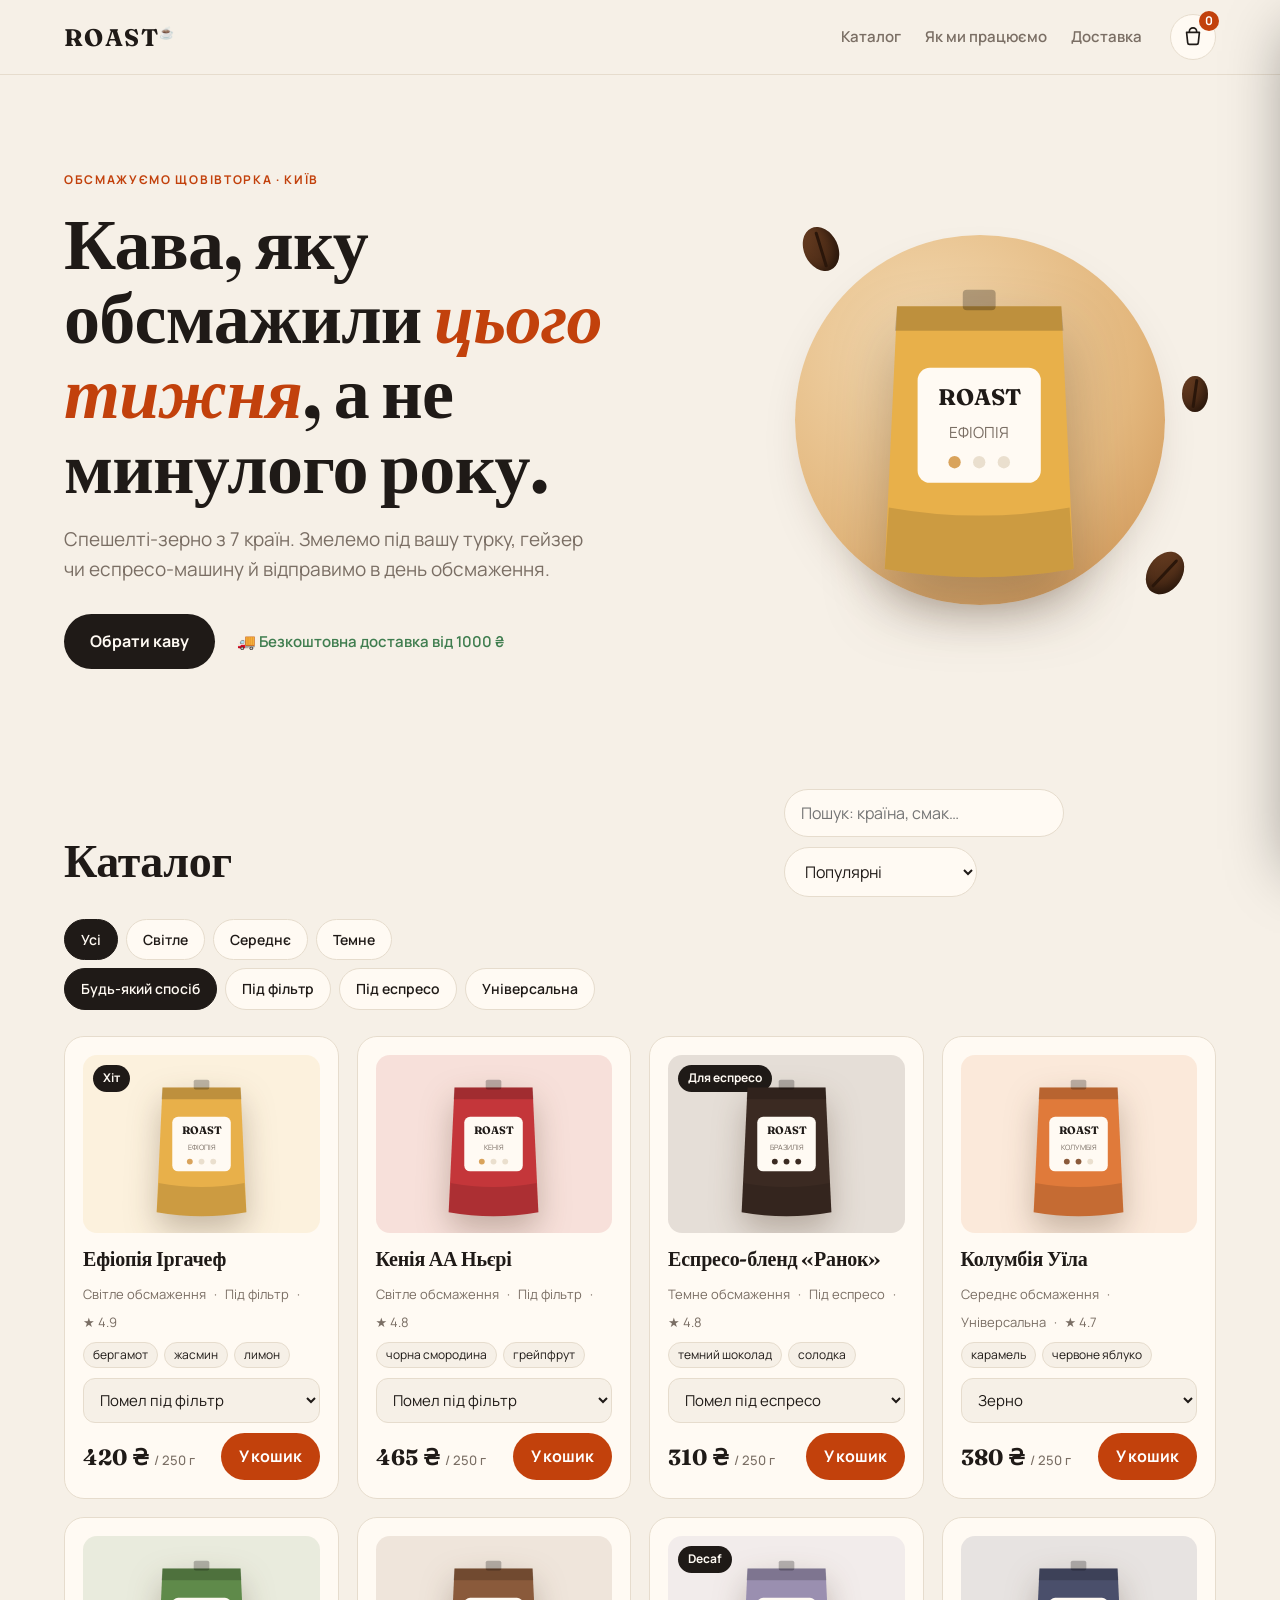
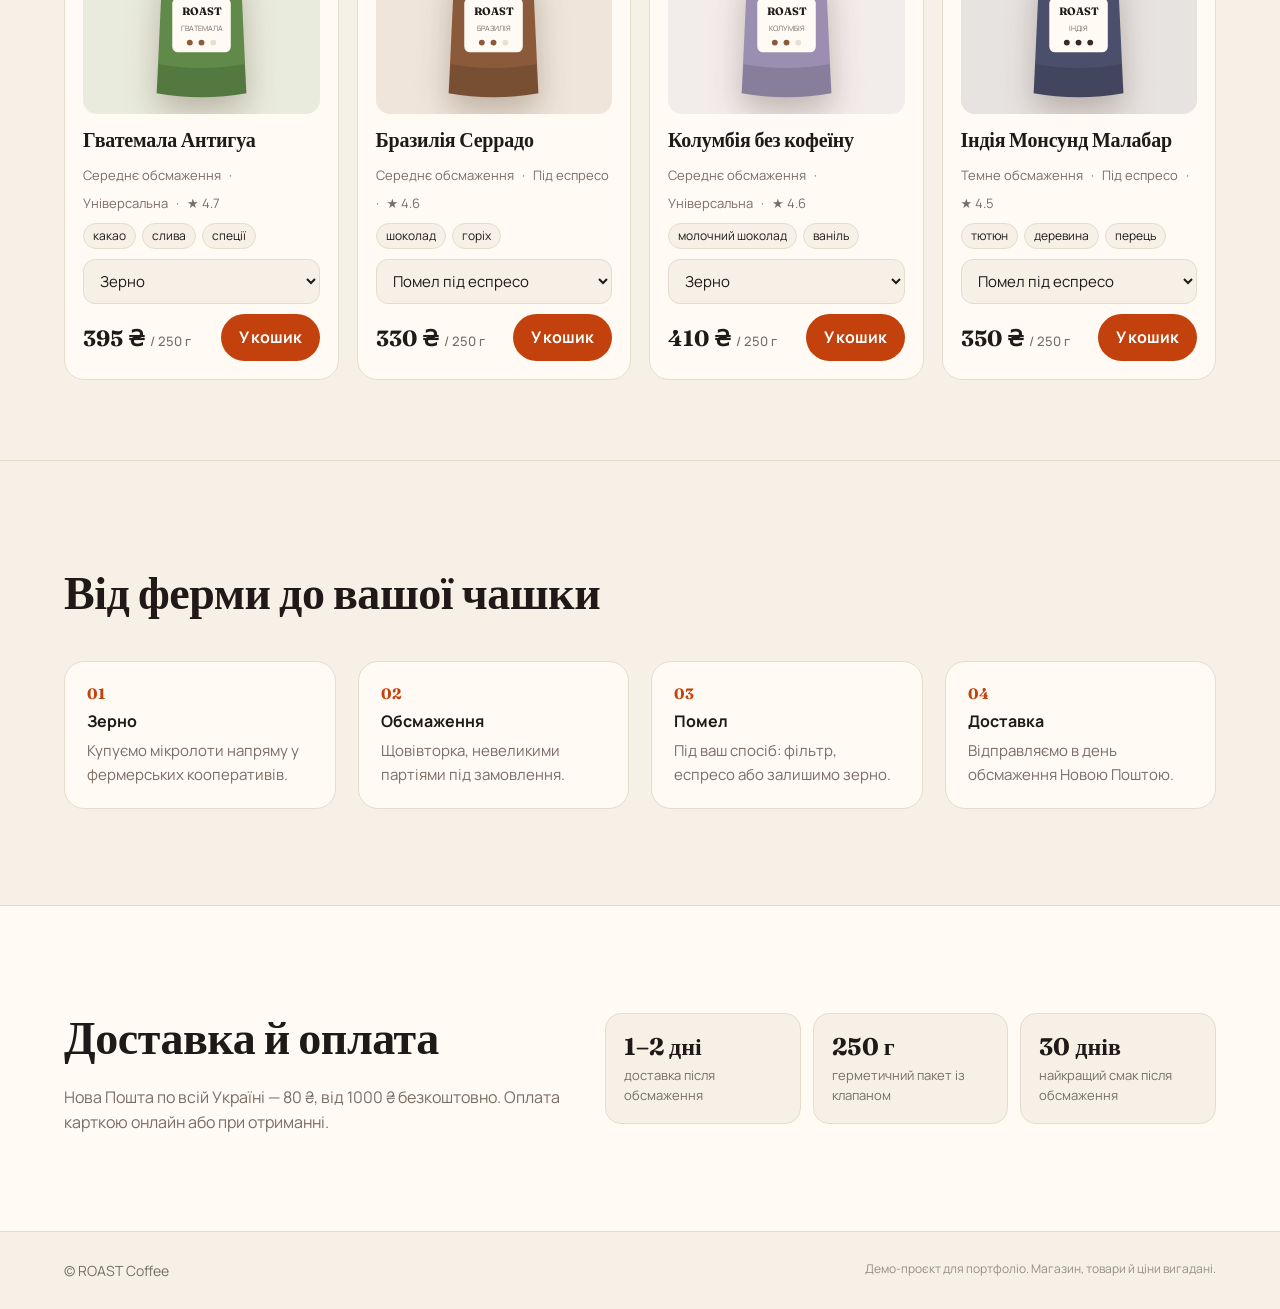
<file: docs/index.html>
<!doctype html>
<html lang="uk">
<head>
<meta charset="utf-8">
<meta name="viewport" content="width=device-width, initial-scale=1, viewport-fit=cover">
<title>ROAST — свіжообсмажена кава з доставкою</title>
<meta name="description" content="Спешелті кава свіжого обсмаження. Зерно або помел під ваш спосіб заварювання. Доставка Новою Поштою.">
<meta name="theme-color" content="#f6f0e7">
<link rel="preconnect" href="https://fonts.googleapis.com">
<link rel="preconnect" href="https://fonts.gstatic.com" crossorigin>
<link href="https://fonts.googleapis.com/css2?family=Fraunces:opsz,wght@9..144,500;9..144,700&family=Manrope:wght@400;500;600;700&display=swap" rel="stylesheet">
<link rel="stylesheet" href="assets/styles.css">
</head>
<body>
<header class="topbar">
  <a href="#" class="brand">ROAST<sup>☕</sup></a>
  <nav class="links">
    <a href="#catalog">Каталог</a>
    <a href="#how">Як ми працюємо</a>
    <a href="#delivery">Доставка</a>
  </nav>
  <button class="cart-btn" id="cartBtn" aria-label="Відкрити кошик">
    <svg viewBox="0 0 24 24" width="22" height="22" aria-hidden="true"><path fill="none" stroke="currentColor" stroke-width="1.8" stroke-linecap="round" stroke-linejoin="round" d="M5 7h14l-1.2 11.1a2 2 0 0 1-2 1.9H8.2a2 2 0 0 1-2-1.9L5 7Zm3 0V6a4 4 0 0 1 8 0v1"/></svg>
    <span class="cart-count" id="cartCount">0</span>
  </button>
</header>

<main>
  <section class="hero">
    <div class="hero-text">
      <p class="kicker">Обсмажуємо щовівторка · Київ</p>
      <h1>Кава, яку обсмажили <span>цього тижня</span>, а не минулого року.</h1>
      <p class="sub">Спешелті-зерно з 7 країн. Змелемо під вашу турку, гейзер чи еспресо-машину й відправимо в день обсмаження.</p>
      <div class="hero-actions">
        <a href="#catalog" class="btn">Обрати каву</a>
        <span class="free-note">🚚 Безкоштовна доставка від 1000 ₴</span>
      </div>
    </div>
    <div class="hero-art" aria-hidden="true">
      <div class="bean b1"></div><div class="bean b2"></div><div class="bean b3"></div>
      <div class="hero-bag" id="heroBag"></div>
    </div>
  </section>

  <section class="catalog" id="catalog">
    <div class="catalog-head">
      <h2>Каталог</h2>
      <div class="tools">
        <input type="search" id="search" placeholder="Пошук: країна, смак…" aria-label="Пошук">
        <select id="sort" aria-label="Сортування">
          <option value="popular">Популярні</option>
          <option value="price-asc">Спочатку дешевші</option>
          <option value="price-desc">Спочатку дорожчі</option>
        </select>
      </div>
    </div>
    <div class="chips" id="roastChips" role="group" aria-label="Обсмаження">
      <button class="chip active" data-roast="">Усі</button>
      <button class="chip" data-roast="light">Світле</button>
      <button class="chip" data-roast="medium">Середнє</button>
      <button class="chip" data-roast="dark">Темне</button>
    </div>
    <div class="chips" id="typeChips" role="group" aria-label="Спосіб заварювання">
      <button class="chip active" data-type="">Будь-який спосіб</button>
      <button class="chip" data-type="filter">Під фільтр</button>
      <button class="chip" data-type="espresso">Під еспресо</button>
      <button class="chip" data-type="universal">Універсальна</button>
    </div>
    <div class="grid" id="grid" aria-live="polite"></div>
    <p class="empty" id="empty" hidden>Нічого не знайшли. Спробуйте змінити фільтри.</p>
  </section>

  <section class="how" id="how">
    <h2>Від ферми до вашої чашки</h2>
    <ol class="steps">
      <li><b>Зерно</b><span>Купуємо мікролоти напряму у фермерських кооперативів.</span></li>
      <li><b>Обсмаження</b><span>Щовівторка, невеликими партіями під замовлення.</span></li>
      <li><b>Помел</b><span>Під ваш спосіб: фільтр, еспресо або залишимо зерно.</span></li>
      <li><b>Доставка</b><span>Відправляємо в день обсмаження Новою Поштою.</span></li>
    </ol>
  </section>

  <section class="delivery" id="delivery">
    <div>
      <h2>Доставка й оплата</h2>
      <p>Нова Пошта по всій Україні — 80 ₴, від 1000 ₴ безкоштовно. Оплата карткою онлайн або при отриманні.</p>
    </div>
    <div class="delivery-cards">
      <div><b>1–2 дні</b><span>доставка після обсмаження</span></div>
      <div><b>250 г</b><span>герметичний пакет із клапаном</span></div>
      <div><b>30 днів</b><span>найкращий смак після обсмаження</span></div>
    </div>
  </section>
</main>

<footer class="footer">
  <span>© ROAST Coffee</span>
  <span class="demo">Демо-проєкт для портфоліо. Магазин, товари й ціни вигадані.</span>
</footer>

<!-- Кошик -->
<div class="overlay" id="overlay" hidden></div>
<aside class="drawer" id="drawer" aria-label="Кошик" aria-hidden="true">
  <div class="drawer-head">
    <h3 id="drawerTitle">Кошик</h3>
    <button class="icon-btn" id="closeDrawer" aria-label="Закрити">✕</button>
  </div>

  <div class="drawer-body" id="cartView">
    <ul class="cart-list" id="cartList"></ul>
    <p class="cart-empty" id="cartEmpty">Кошик порожній. Оберіть каву з каталогу ☕</p>
  </div>

  <form class="drawer-body checkout" id="checkoutView" hidden novalidate>
    <label>Ім'я та прізвище<input name="name" autocomplete="name" required></label>
    <small class="err" data-for="name"></small>
    <label>Телефон<input name="phone" type="tel" inputmode="tel" autocomplete="tel" placeholder="+380 50 123 45 67" required></label>
    <small class="err" data-for="phone"></small>
    <label>Місто<input name="city" autocomplete="address-level2" placeholder="Київ" required></label>
    <small class="err" data-for="city"></small>
    <label>Відділення або поштомат Нової Пошти<input name="branch" placeholder="Відділення №12" required></label>
    <small class="err" data-for="branch"></small>
    <fieldset class="pay">
      <legend>Оплата</legend>
      <label class="radio"><input type="radio" name="payment" value="card" checked> Карткою онлайн</label>
      <label class="radio"><input type="radio" name="payment" value="cod"> Накладений платіж</label>
    </fieldset>
    <label>Коментар <span class="opt">(необов'язково)</span><textarea name="comment" rows="2" maxlength="300"></textarea></label>
    <input class="hp" name="website" tabindex="-1" autocomplete="off" aria-hidden="true">
    <p class="form-error" id="formError" role="alert"></p>
  </form>

  <div class="drawer-body done" id="doneView" hidden>
    <div class="done-icon">✓</div>
    <h3>Дякуємо за замовлення!</h3>
    <p id="doneText"></p>
  </div>

  <div class="drawer-foot" id="drawerFoot">
    <div class="ship-progress" id="shipProgress"><div class="bar"><span id="shipBar"></span></div><small id="shipText"></small></div>
    <div class="sum-row"><span>Товари</span><b id="subtotal">0 ₴</b></div>
    <div class="sum-row"><span>Доставка</span><b id="deliveryCost">—</b></div>
    <div class="sum-row total"><span>Разом</span><b id="total">0 ₴</b></div>
    <button class="btn btn-full" id="primaryBtn" disabled>Оформити замовлення</button>
    <button class="link-btn" id="backBtn" hidden>← Повернутися до кошика</button>
  </div>
</aside>

<div class="toast" id="toast" role="status" aria-live="polite"></div>
<script src="assets/app.js"></script>
</body>
</html>
</file>
<file: docs/assets/styles.css>
:root {
  --bg: #f6f0e7;
  --paper: #fffaf3;
  --ink: #1f1a17;
  --muted: #7a6e64;
  --line: #e6dccd;
  --accent: #c2410c;
  --accent-2: #9a3412;
  --green: #3f7d4f;
  --radius: 20px;
  --serif: "Fraunces", Georgia, serif;
  --sans: "Manrope", system-ui, -apple-system, "Segoe UI", sans-serif;
  --shadow: 0 20px 50px -25px rgba(60, 35, 15, .35);
}
* { box-sizing: border-box; margin: 0; }
html { scroll-behavior: smooth; -webkit-text-size-adjust: 100%; }
body { background: var(--bg); color: var(--ink); font: 16px/1.55 var(--sans); overflow-x: hidden; -webkit-font-smoothing: antialiased; }
a { color: inherit; text-decoration: none; }
button { font: inherit; color: inherit; }
h1, h2, h3 { font-family: var(--serif); font-weight: 700; letter-spacing: -.01em; }

.btn { display: inline-flex; align-items: center; justify-content: center; gap: 8px; border: 0; cursor: pointer; background: var(--ink); color: var(--paper); padding: 15px 26px; border-radius: 999px; font-weight: 700; transition: transform .2s, background .2s; }
.btn:hover { background: var(--accent-2); transform: translateY(-1px); }
.btn:disabled { opacity: .45; cursor: not-allowed; transform: none; background: var(--ink); }
.btn-full { width: 100%; }
.link-btn { background: none; border: 0; color: var(--muted); cursor: pointer; padding: 10px; width: 100%; }

/* Шапка */
.topbar { position: sticky; top: 0; z-index: 30; display: flex; align-items: center; gap: 28px; padding: calc(14px + env(safe-area-inset-top)) clamp(16px, 5vw, 64px) 14px; background: rgba(246, 240, 231, .86); backdrop-filter: blur(12px); -webkit-backdrop-filter: blur(12px); border-bottom: 1px solid var(--line); }
.brand { font: 700 24px var(--serif); letter-spacing: .06em; }
.brand sup { font-size: 12px; }
.links { display: flex; gap: 24px; margin-left: auto; color: var(--muted); font-weight: 600; font-size: 15px; }
.links a:hover { color: var(--ink); }
.cart-btn { position: relative; width: 46px; height: 46px; border-radius: 50%; border: 1px solid var(--line); background: var(--paper); cursor: pointer; display: grid; place-items: center; }
.cart-count { position: absolute; top: -4px; right: -4px; min-width: 20px; height: 20px; padding: 0 5px; border-radius: 999px; background: var(--accent); color: #fff; font-size: 12px; font-weight: 700; display: grid; place-items: center; transition: transform .25s; }
.cart-count.bump { animation: bump .45s ease; }
@keyframes bump { 30% { transform: scale(1.45); } }

/* Hero */
.hero { display: grid; grid-template-columns: 1.15fr .85fr; gap: 40px; align-items: center; padding: clamp(40px, 8vw, 96px) clamp(16px, 5vw, 64px); }
.kicker { color: var(--accent); font-weight: 700; text-transform: uppercase; letter-spacing: .14em; font-size: 12px; margin-bottom: 16px; }
h1 { font-size: clamp(38px, 6vw, 72px); line-height: 1.04; }
h1 span { font-style: italic; color: var(--accent); }
.sub { margin-top: 20px; font-size: clamp(16px, 1.8vw, 19px); color: var(--muted); max-width: 540px; }
.hero-actions { display: flex; flex-wrap: wrap; align-items: center; gap: 16px 22px; margin-top: 30px; }
.free-note { font-weight: 600; color: var(--green); font-size: 15px; }
.hero-art { position: relative; aspect-ratio: 1; max-width: 440px; justify-self: center; width: 100%; }
.hero-art::before { content: ""; position: absolute; inset: 8%; border-radius: 50%; background: radial-gradient(circle at 35% 30%, #f3d9b1, #e3b77d 60%, #c98b4a); box-shadow: var(--shadow); }
.hero-bag { position: absolute; inset: 14% 22%; animation: floaty 6s ease-in-out infinite; filter: drop-shadow(0 30px 30px rgba(60, 35, 15, .3)); }
.bean { position: absolute; width: 34px; height: 46px; border-radius: 50%; background: linear-gradient(135deg, #6b3f22, #3a2010); box-shadow: inset -4px -4px 8px rgba(0,0,0,.35); animation: floaty 7s ease-in-out infinite; }
.bean::after { content: ""; position: absolute; left: 50%; top: 10%; bottom: 10%; width: 3px; transform: translateX(-50%) rotate(8deg); border-radius: 3px; background: #2a160a; }
.b1 { top: 6%; left: 10%; transform: rotate(-25deg); animation-delay: -1s; }
.b2 { bottom: 10%; right: 4%; transform: rotate(35deg); animation-delay: -3s; }
.b3 { top: 40%; right: -2%; width: 26px; height: 36px; animation-delay: -5s; }
@keyframes floaty { 50% { translate: 0 -14px; } }

/* Каталог */
.catalog { padding: 24px clamp(16px, 5vw, 64px) 80px; }
.catalog-head { display: flex; flex-wrap: wrap; align-items: end; justify-content: space-between; gap: 16px; margin-bottom: 18px; }
h2 { font-size: clamp(30px, 4vw, 46px); }
.tools { display: flex; gap: 10px; flex-wrap: wrap; }
.tools input, .tools select { padding: 12px 16px; border-radius: 999px; border: 1px solid var(--line); background: var(--paper); font: 16px var(--sans); color: var(--ink); min-width: 0; }
.tools input { width: min(280px, 100%); }
.chips { display: flex; gap: 8px; overflow-x: auto; padding: 4px 0; scrollbar-width: none; }
.chips::-webkit-scrollbar { display: none; }
.chip { flex: none; padding: 9px 16px; border-radius: 999px; border: 1px solid var(--line); background: var(--paper); cursor: pointer; font-weight: 600; font-size: 14px; transition: background .2s, color .2s; }
.chip.active { background: var(--ink); color: var(--paper); border-color: var(--ink); }
.grid { display: grid; grid-template-columns: repeat(auto-fill, minmax(250px, 1fr)); gap: 18px; margin-top: 22px; }
.card { background: var(--paper); border: 1px solid var(--line); border-radius: var(--radius); padding: 18px; display: flex; flex-direction: column; gap: 10px; transition: transform .25s, box-shadow .25s; animation: rise .5s both; }
.card:hover { transform: translateY(-4px); box-shadow: var(--shadow); }
@keyframes rise { from { opacity: 0; transform: translateY(16px); } }
.card-art { position: relative; aspect-ratio: 4 / 3; border-radius: 14px; display: grid; place-items: center; overflow: hidden; }
.card-art svg { height: 88%; filter: drop-shadow(0 14px 16px rgba(60, 35, 15, .28)); transition: transform .35s; }
.card:hover .card-art svg { transform: rotate(-4deg) scale(1.04); }
.badge { position: absolute; top: 10px; left: 10px; background: var(--ink); color: var(--paper); font-size: 12px; font-weight: 700; padding: 4px 10px; border-radius: 999px; }
.card h3 { font-size: 20px; }
.meta { display: flex; gap: 8px; flex-wrap: wrap; font-size: 13px; color: var(--muted); }
.notes { display: flex; gap: 6px; flex-wrap: wrap; }
.notes span { font-size: 12px; padding: 3px 9px; border-radius: 999px; background: var(--bg); border: 1px solid var(--line); }
.card-foot { margin-top: auto; display: grid; grid-template-columns: 1fr auto; gap: 10px; align-items: center; }
.price { font: 700 22px var(--serif); }
.price small { font: 500 13px var(--sans); color: var(--muted); }
.card select { grid-column: 1 / -1; padding: 10px 12px; border-radius: 12px; border: 1px solid var(--line); background: var(--bg); font: 15px var(--sans); color: var(--ink); }
.add { border: 0; cursor: pointer; background: var(--accent); color: #fff; font-weight: 700; padding: 11px 18px; border-radius: 999px; transition: background .2s, transform .2s; }
.add:hover { background: var(--accent-2); }
.add:active { transform: scale(.96); }
.empty { text-align: center; color: var(--muted); padding: 40px 0; }

/* Як працюємо / Доставка */
.how, .delivery { padding: clamp(56px, 8vw, 96px) clamp(16px, 5vw, 64px); border-top: 1px solid var(--line); }
.steps { list-style: none; padding: 0; display: grid; grid-template-columns: repeat(auto-fit, minmax(200px, 1fr)); gap: 22px; margin-top: 32px; counter-reset: s; }
.steps li { counter-increment: s; background: var(--paper); border: 1px solid var(--line); border-radius: var(--radius); padding: 22px; display: grid; gap: 6px; }
.steps li::before { content: "0" counter(s); font: 700 15px var(--serif); color: var(--accent); }
.steps span { color: var(--muted); font-size: 15px; }
.delivery { display: grid; grid-template-columns: 1fr 1.2fr; gap: 32px; align-items: center; background: var(--paper); }
.delivery p { color: var(--muted); margin-top: 12px; }
.delivery-cards { display: grid; grid-template-columns: repeat(3, 1fr); gap: 12px; }
.delivery-cards div { border: 1px solid var(--line); border-radius: 16px; padding: 18px; display: grid; gap: 4px; background: var(--bg); }
.delivery-cards b { font: 700 24px var(--serif); }
.delivery-cards span { font-size: 13px; color: var(--muted); }
.footer { display: flex; flex-wrap: wrap; justify-content: space-between; gap: 10px; padding: 28px clamp(16px, 5vw, 64px) calc(28px + env(safe-area-inset-bottom)); color: var(--muted); font-size: 14px; border-top: 1px solid var(--line); }
.demo { font-size: 12px; opacity: .75; }

/* Кошик */
.overlay { position: fixed; inset: 0; background: rgba(31, 26, 23, .45); z-index: 40; opacity: 0; transition: opacity .3s; }
.overlay.show { opacity: 1; }
.drawer { position: fixed; top: 0; right: 0; bottom: 0; z-index: 50; width: min(440px, 100vw); background: var(--paper); display: flex; flex-direction: column; transform: translateX(100%); transition: transform .35s cubic-bezier(.2, .8, .2, 1); box-shadow: -20px 0 60px -30px rgba(0,0,0,.4); padding-bottom: env(safe-area-inset-bottom); }
.drawer.open { transform: none; }
.drawer-head { display: flex; justify-content: space-between; align-items: center; padding: 20px 22px; border-bottom: 1px solid var(--line); }
.icon-btn { width: 40px; height: 40px; border-radius: 50%; border: 1px solid var(--line); background: var(--bg); cursor: pointer; }
.drawer-body { flex: 1; overflow-y: auto; padding: 18px 22px; }
.cart-list { list-style: none; padding: 0; display: grid; gap: 14px; }
.cart-item { display: grid; grid-template-columns: 64px 1fr auto; gap: 12px; align-items: center; }
.cart-item .thumb { width: 64px; height: 64px; border-radius: 12px; display: grid; place-items: center; }
.cart-item .thumb svg { height: 54px; }
.cart-item b { display: block; font-size: 15px; }
.cart-item small { color: var(--muted); }
.qty { display: inline-flex; align-items: center; gap: 6px; margin-top: 6px; }
.qty button { width: 28px; height: 28px; border-radius: 50%; border: 1px solid var(--line); background: var(--bg); cursor: pointer; }
.cart-item .line-price { font-weight: 700; text-align: right; }
.remove { display: block; margin-top: 6px; background: none; border: 0; color: var(--muted); font-size: 12px; cursor: pointer; text-decoration: underline; }
.cart-empty { color: var(--muted); text-align: center; padding: 40px 0; }
.drawer-foot { border-top: 1px solid var(--line); padding: 16px 22px 20px; display: grid; gap: 8px; }
.ship-progress { display: grid; gap: 6px; margin-bottom: 6px; }
.bar { height: 6px; border-radius: 6px; background: var(--line); overflow: hidden; }
.bar span { display: block; height: 100%; width: 0; background: var(--green); transition: width .4s; }
.ship-progress small { color: var(--green); font-weight: 600; }
.sum-row { display: flex; justify-content: space-between; color: var(--muted); }
.sum-row b { color: var(--ink); }
.sum-row.total { font-size: 19px; color: var(--ink); margin: 4px 0 8px; }
.checkout { display: grid; gap: 6px; align-content: start; }
.checkout label { display: grid; gap: 6px; font-weight: 600; font-size: 14px; margin-top: 6px; }
.checkout input, .checkout textarea { padding: 13px 14px; border-radius: 12px; border: 1px solid var(--line); background: var(--bg); font: 16px var(--sans); color: var(--ink); }
.checkout input:focus, .checkout textarea:focus { outline: 2px solid var(--accent); outline-offset: 1px; }
.checkout .invalid { border-color: var(--accent); }
.pay { border: 0; padding: 0; margin-top: 10px; display: grid; gap: 8px; }
.pay legend { font-weight: 600; font-size: 14px; margin-bottom: 4px; }
.radio { display: flex !important; flex-direction: row; align-items: center; gap: 10px; font-weight: 500 !important; padding: 12px 14px; border: 1px solid var(--line); border-radius: 12px; cursor: pointer; margin: 0 !important; }
.radio input { accent-color: var(--accent); width: 18px; height: 18px; }
.opt { color: var(--muted); font-weight: 400; }
.err { color: var(--accent); font-size: 13px; }
.err:empty { display: none; }
.form-error { color: var(--accent); font-size: 14px; min-height: 1em; }
.hp { position: absolute; left: -9999px; }
.done { text-align: center; display: grid; place-content: center; gap: 12px; }
.done-icon { width: 72px; height: 72px; margin: 0 auto; border-radius: 50%; background: var(--green); color: #fff; font-size: 36px; display: grid; place-items: center; animation: pop .5s; }
@keyframes pop { from { transform: scale(.3); opacity: 0; } }
.done p { color: var(--muted); }

.toast { position: fixed; left: 50%; bottom: calc(24px + env(safe-area-inset-bottom)); transform: translate(-50%, 20px); background: var(--ink); color: var(--paper); padding: 12px 20px; border-radius: 999px; font-weight: 600; font-size: 14px; opacity: 0; pointer-events: none; transition: opacity .25s, transform .25s; z-index: 60; white-space: nowrap; }
.toast.show { opacity: 1; transform: translate(-50%, 0); }

@media (prefers-reduced-motion: reduce) {
  *, *::before, *::after { animation: none !important; transition: none !important; }
}
@media (max-width: 820px) {
  .hero { grid-template-columns: 1fr; text-align: left; }
  .hero-art { max-width: 300px; order: -1; }
  .delivery { grid-template-columns: 1fr; }
}
@media (max-width: 640px) {
  .links { display: none; }
  .cart-btn { margin-left: auto; }
  .tools { width: 100%; }
  .tools input { flex: 1; width: auto; }
  .delivery-cards { grid-template-columns: 1fr; }
  .grid { grid-template-columns: 1fr; }
}
</file>
